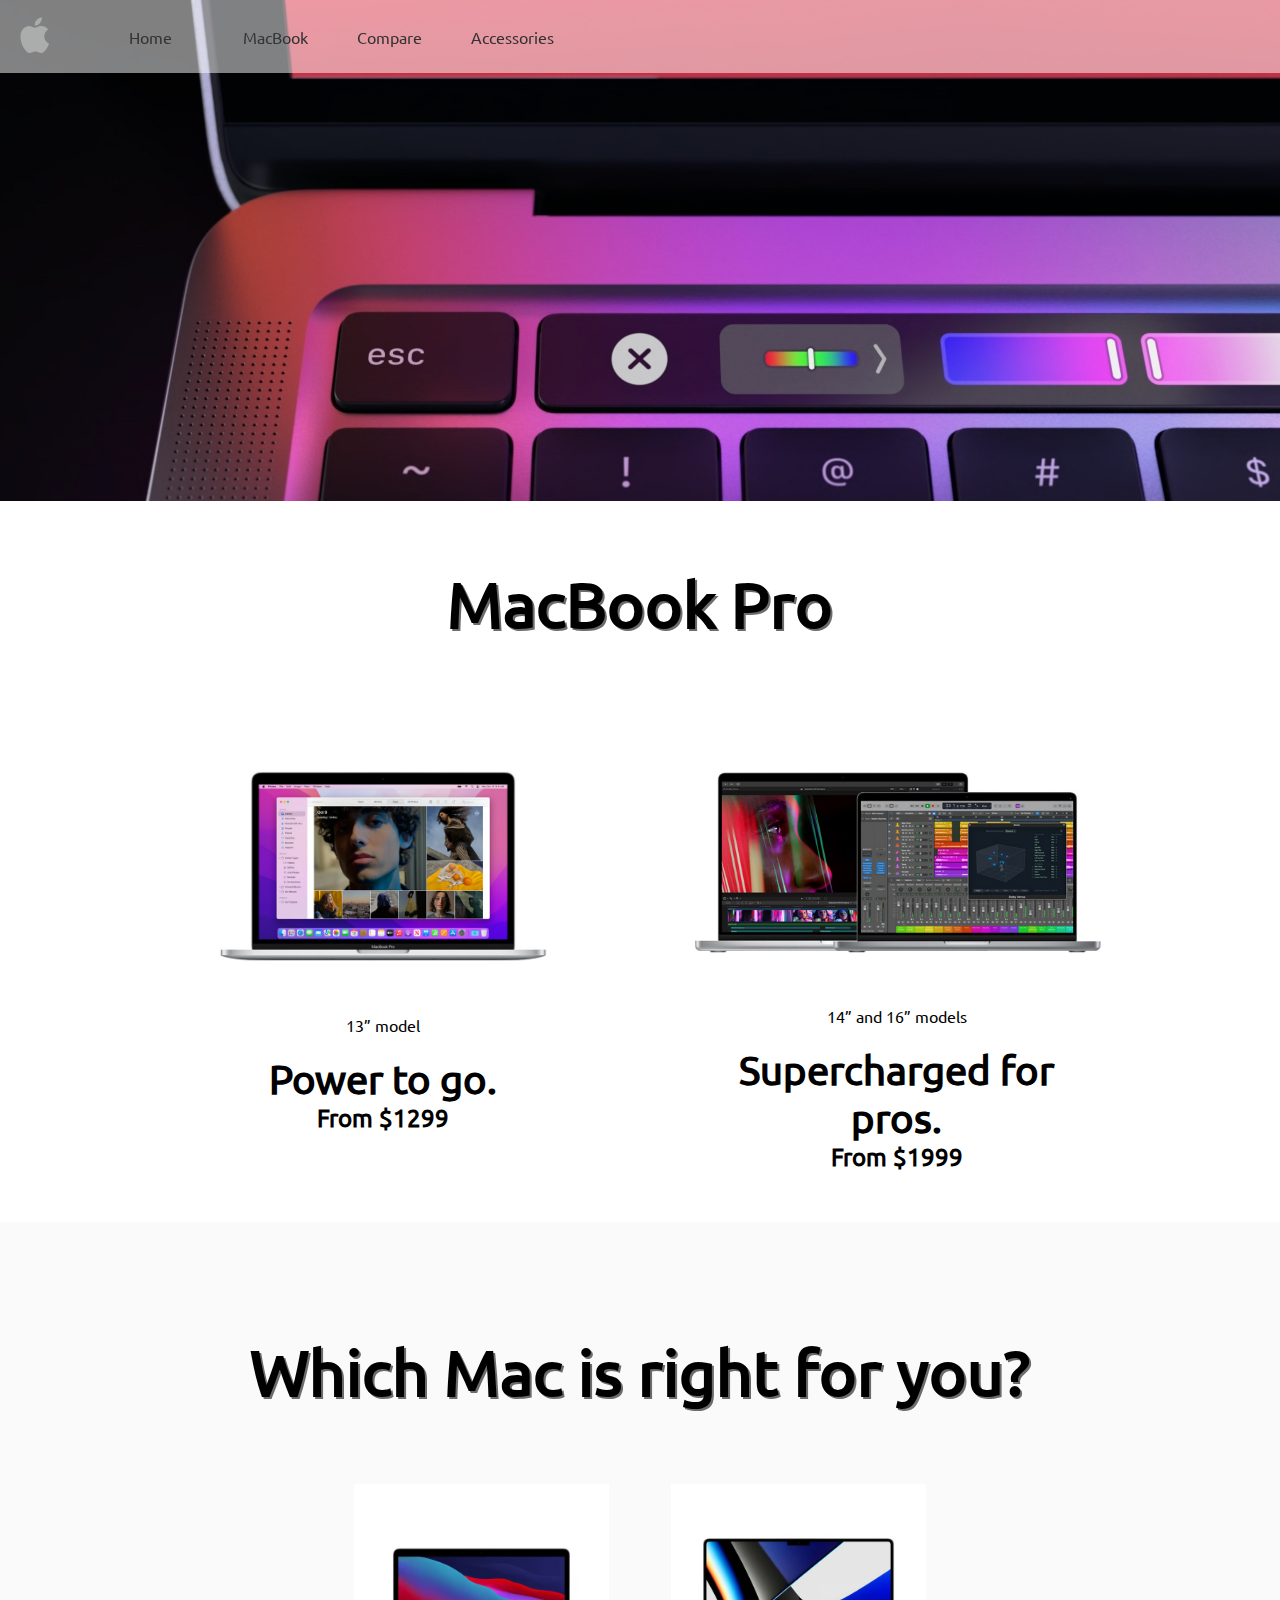
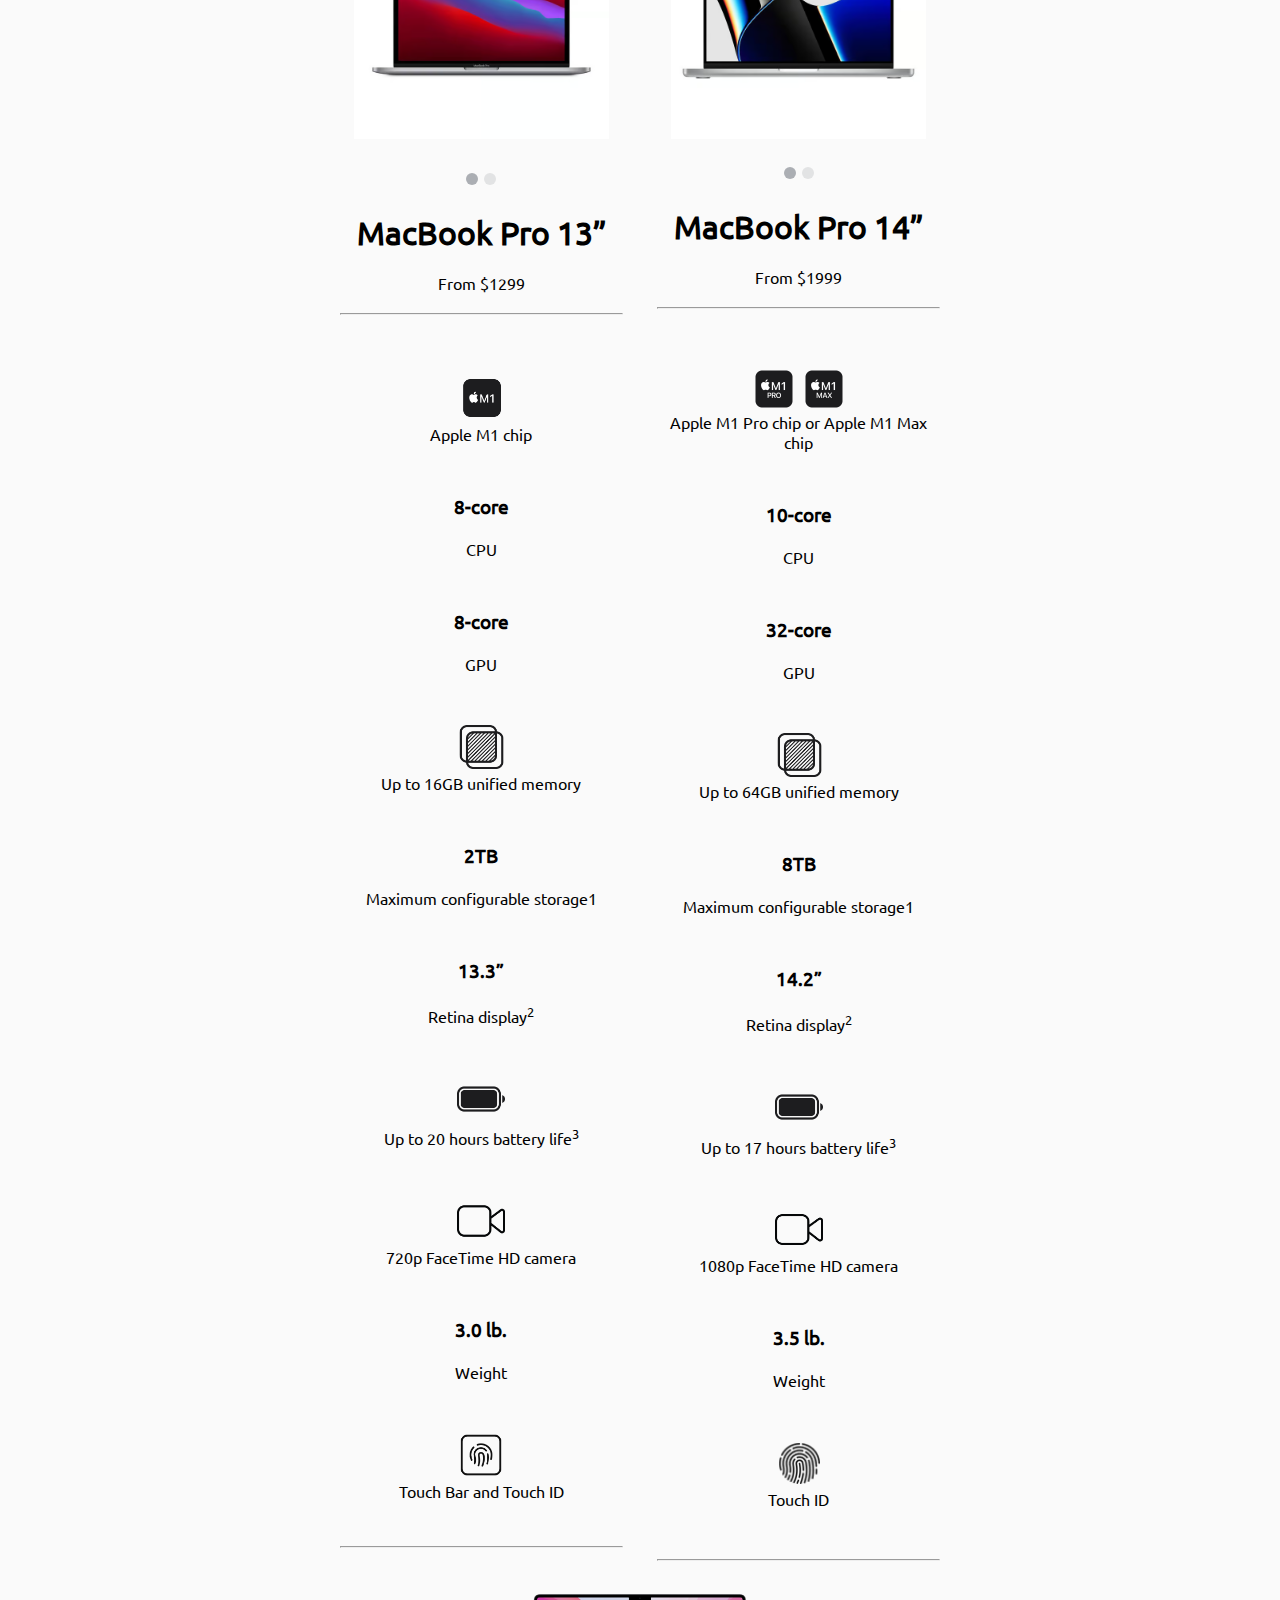
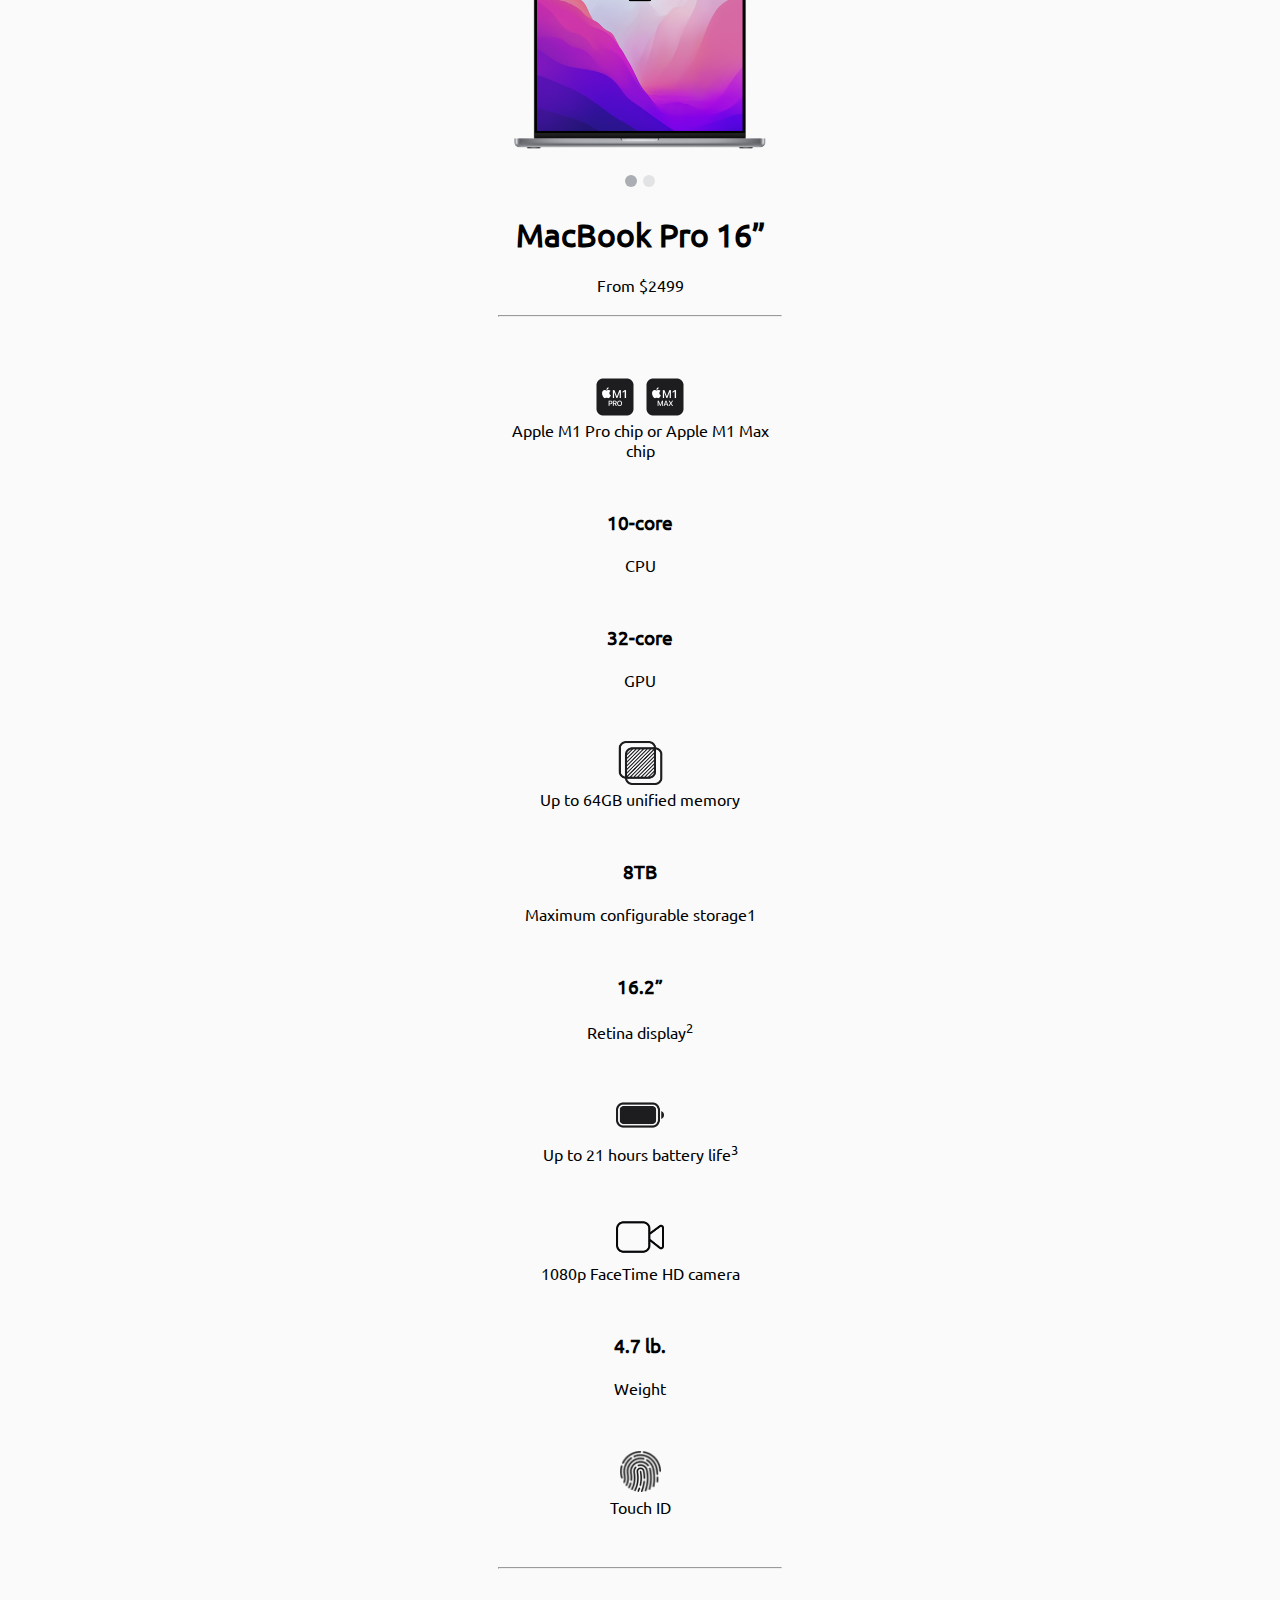
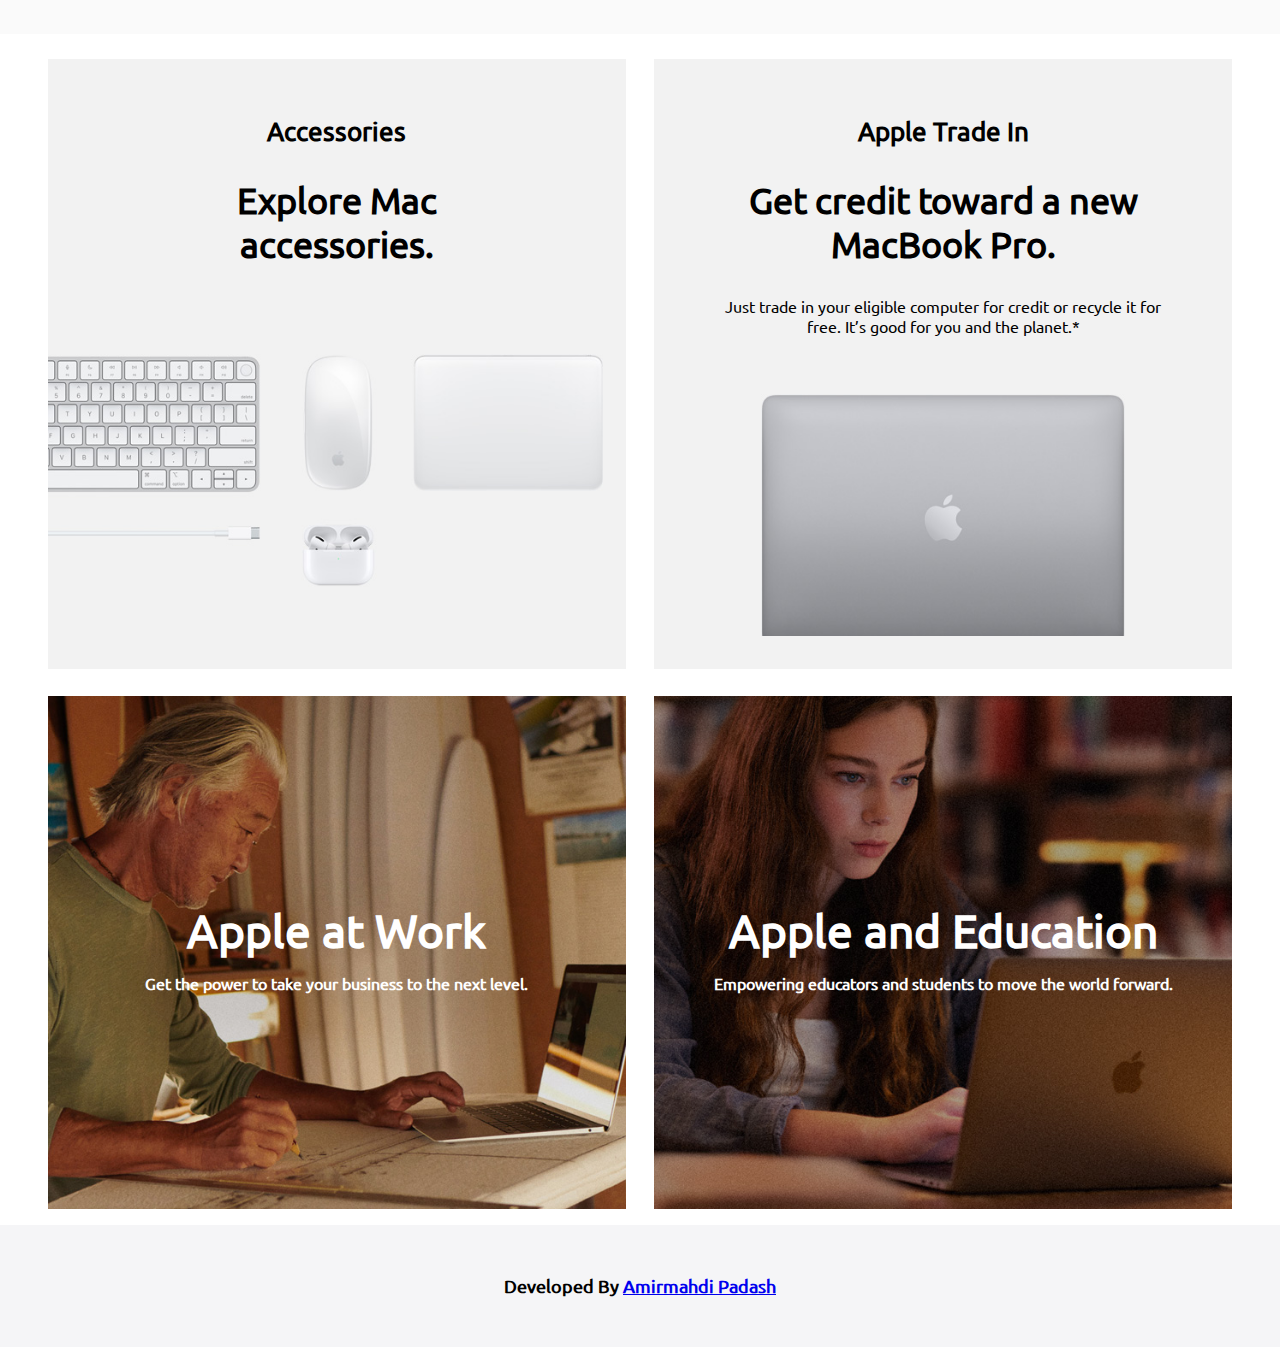
<file: macShop/index.html>
<!DOCTYPE html>
<html>

<head>
    <title>MacBook</title>
    <meta name="viewport" content="width=device-width, initial-scale=1.0">
    <link rel="stylesheet" href="main.css" />
</head>

<body>

    <!-- Top Navigation -->
    <nav>
        <ul>
            <li>
                <a href="#home"><img src="src/logo.png" width="40px" /></a>
            </li>
            <li>
                <a href="#home">Home</a>
            </li>
            <li>
                <a href="#mackbook">MacBook</a>
            </li>
            <li>
                <a href="#compare">Compare</a>
            </li>
            <li>
                <a href="#accessories">Accessories</a>
            </li>
        </ul>
    </nav>

    <!-- Home Slider -->
    <section id="home">
        <img src="src/slider.jpg" width="100%" />
    </section>

    <!-- MacBook -->
    <section>
        <h1 id="mackbook" class="main-title">MacBook Pro</h1>
        <br />
        <div class="top-container">
            <div class="top-left">
                <img src="src/image1.jpg" width="80%" />
                <br />
                <span>13” model</span>
                <h1 class="slogan">Power to go. </h1>
                <h2>From $1299 </h2>
            </div>
            <div class="top-right">
                <img src="src/image2.jpg" width="100%" />
                <br />
                <span>14” and 16” models</span>
                <h1 class="slogan">Supercharged for pros.</h1>
                <h2>From $1999 </h2>
            </div>
        </div>
    </section>

    <!-- Compare -->
    <section id="compare">
        <h1 class="main-title">Which Mac is right for you?</h1>
        <div class="middle-container">
            <div class="middle-left">
                <img id="mac1" src="src/mac1.png" width="90%" />
                <br />
                <div class="color-circle color-circle-1"></div>
                <div class="color-circle color-circle-2"></div>
                <br />
                <h1>MacBook Pro 13” </h1>
                <br />
                <span>From $1299 </span>
                <br />
                <br />
                <hr />
                <br />
                <div class="compare-items">
                    <div class="compare-item">
                        <img src="src/m1.png" width="50px" />
                        <br />
                        <span>Apple M1 chip </span>
                    </div>
                    <div class="compare-item">
                        <h3>8-core </h3>
                        <br />
                        <span>CPU</span>
                    </div>
                    <div class="compare-item">
                        <h3>8-core </h3>
                        <br />
                        <span>GPU</span>
                    </div>
                    <div class="compare-item">
                        <img src="src/compare.png" width="50px" />
                        <br />
                        <span>Up to 16GB unified memory
                        </span>
                    </div>
                    <div class="compare-item">
                        <h3>2TB</h3>
                        <br />
                        <span>Maximum configurable storage1
                        </span>
                    </div>
                    <div class="compare-item">
                        <h3>13.3”
                        </h3>
                        <br />
                        <span>Retina display<sup>2</sup>
                        </span>
                    </div>
                    <div class="compare-item">
                        <img src="src/battery.png" width="50px" />
                        <br />
                        <span>Up to 20 hours battery life<sup>3</sup>
                        </span>
                    </div>
                    <div class="compare-item">
                        <img src="src/facetime.png" width="50px" />
                        <br />
                        <span>720p FaceTime HD camera
                        </span>
                    </div>
                    <div class="compare-item">
                        <h3>3.0 lb.
                        </h3>
                        <br />
                        <span>Weight
                        </span>
                    </div>
                    <div class="compare-item" id="last-item">
                        <img src="src/touchbar.png" width="50px" />
                        <br />
                        <span>Touch Bar and Touch ID
                        </span>
                    </div>
                    <hr />
                </div>
            </div>
            <div class="middle-center">
                <img src="src/mac2.png" width="90%" />
                <br />
                <div class="color-circle color-circle-1"></div>
                <div class="color-circle color-circle-2"></div>
                <br />
                <h1>MacBook Pro 14” </h1>
                <br />
                <span>From $1999 </span>
                <br />
                <br />
                <hr />
                <br />
                <div class="compare-items">
                    <div class="compare-item">
                        <img src="src/m1_2x.png" width="90px" />
                        <br />
                        <span>Apple M1 Pro chip or Apple M1 Max chip </span>
                    </div>
                    <div class="compare-item">
                        <h3>10-core </h3>
                        <br />
                        <span>CPU</span>
                    </div>
                    <div class="compare-item">
                        <h3>32-core </h3>
                        <br />
                        <span>GPU</span>
                    </div>
                    <div class="compare-item">
                        <img src="src/compare.png" width="50px" />
                        <br />
                        <span>Up to 64GB unified memory
                        </span>
                    </div>
                    <div class="compare-item">
                        <h3>8TB</h3>
                        <br />
                        <span>Maximum configurable storage1
                        </span>
                    </div>
                    <div class="compare-item">
                        <h3>14.2”
                        </h3>
                        <br />
                        <span>Retina display<sup>2</sup>
                        </span>
                    </div>
                    <div class="compare-item">
                        <img src="src/battery.png" width="50px" />
                        <br />
                        <span>Up to 17 hours battery life<sup>3</sup>
                        </span>
                    </div>
                    <div class="compare-item">
                        <img src="src/facetime.png" width="50px" />
                        <br />
                        <span>1080p FaceTime HD camera
                        </span>
                    </div>
                    <div class="compare-item">
                        <h3>3.5 lb.
                        </h3>
                        <br />
                        <span>Weight
                        </span>
                    </div>
                    <div class="compare-item">
                        <img src="src/touchid.png" width="50px" />
                        <br />
                        <span>Touch ID
                        </span>
                    </div>
                    <hr />
                </div>
            </div>
            <div class="middle-right">
                <img id="mac3" src="src/mac3.png" width="90%" />
                <br />
                <div class="color-circle color-circle-1"></div>
                <div class="color-circle color-circle-2"></div>
                <br />
                <h1>MacBook Pro 16” </h1>
                <br />
                <span>From $2499 </span>
                <br />
                <br />
                <hr />
                <br />
                <div class="compare-items">
                    <div class="compare-item">
                        <img src="src/m1_2x.png" width="90px" />
                        <br />
                        <span>Apple M1 Pro chip or Apple M1 Max chip </span>
                    </div>
                    <div class="compare-item">
                        <h3>10-core </h3>
                        <br />
                        <span>CPU</span>
                    </div>
                    <div class="compare-item">
                        <h3>32-core </h3>
                        <br />
                        <span>GPU</span>
                    </div>
                    <div class="compare-item">
                        <img src="src/compare.png" width="50px" />
                        <br />
                        <span>Up to 64GB unified memory
                        </span>
                    </div>
                    <div class="compare-item">
                        <h3>8TB</h3>
                        <br />
                        <span>Maximum configurable storage1
                        </span>
                    </div>
                    <div class="compare-item">
                        <h3>16.2”
                        </h3>
                        <br />
                        <span>Retina display<sup>2</sup>
                        </span>
                    </div>
                    <div class="compare-item">
                        <img src="src/battery.png" width="50px" />
                        <br />
                        <span>Up to 21 hours battery life<sup>3</sup>
                        </span>
                    </div>
                    <div class="compare-item">
                        <img src="src/facetime.png" width="50px" />
                        <br />
                        <span>1080p FaceTime HD camera
                        </span>
                    </div>
                    <div class="compare-item">
                        <h3>4.7 lb.
                        </h3>
                        <br />
                        <span>Weight
                        </span>
                    </div>
                    <div class="compare-item">
                        <img src="src/touchid.png" width="50px" />
                        <br />
                        <span>Touch ID
                        </span>
                    </div>
                    <hr />
                </div>
            </div>
        </div>
    </section>

    <!-- Accessories -->
    <section id="accessories" class="bottom-container">
        <div class="bottom-left">
            <div class="bottom-item-box">
                <div class="bottom-item-text">
                    <h2>Accessories</h2>
                    <h3>Explore Mac
                        <br />
                        accessories.</h3>
                </div>
                <img src="src/accessories.jpg" width="100%" />
            </div>
        </div>
        <div class="bottom-right">
            <div class="bottom-item-box">
                <div class="bottom-item-text">
                    <h2>Apple Trade In </h2>
                    <h3>Get credit toward a new<br />
                        MacBook Pro.
                    </h3>
                    <p>
                        Just trade in your eligible computer for credit or recycle it for free. It’s good for you and
                        the planet.*
                    </p>
                </div>
                <img src="src/MAC.jpg" width="63%" />
            </div>
        </div>
    </section>

    <!-- Bottom Items -->
    <section class="bottom-container">
        <div class="bottom-left">
            <div class="bottom-item-box-image">
                <div class="bottom-item-text-absolute">
                    <h2>Apple at Work </h2>
                    <p>Get the power to take your business to the next level. </p>
                </div>
                <img src="src/man1.jpg" width="100%" />
            </div>
        </div>
        <div class="bottom-right">
            <div class="bottom-item-box-image">
                <div class="bottom-item-text-absolute">
                    <h2>Apple and Education </h2>
                    <p>
                        Empowering educators and students to move the world forward.
                    </p>
                </div>
                <img src="src/girl1.jpg" width="100%" />
            </div>
        </div>
    </section>


    <!-- Footer -->
    <footer>
        <b>Developed By <a href="https://github.com/Amirmahdi-apk">Amirmahdi Padash</a></b>
    </footer>
</body>

</html>
</file>
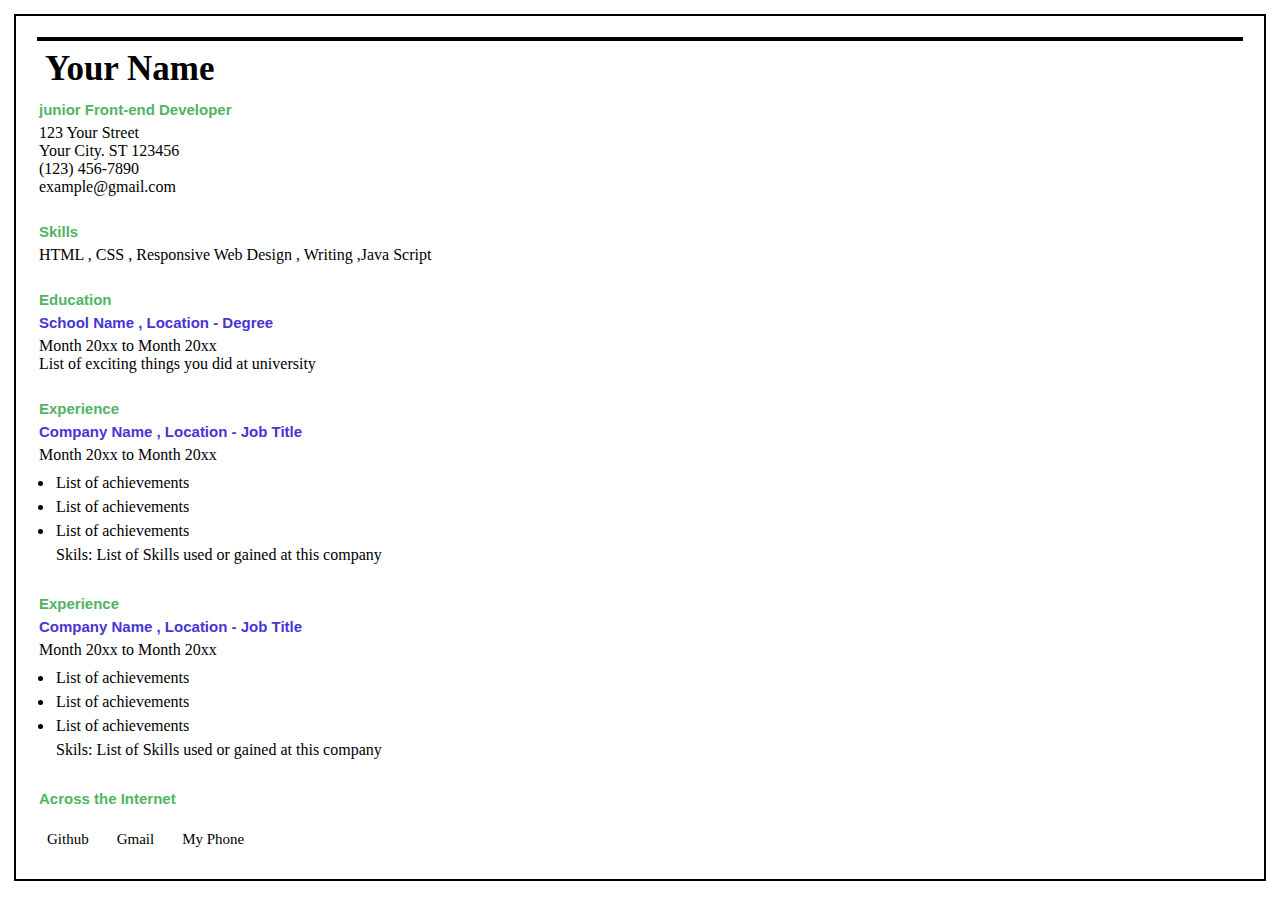
<file: resume template/index.html>
<!DOCTYPE html>
<html>

<head>
    <title>resume template</title>
    <meta charset="UTF-8" />
    <meta name="viewport" content="width=device-width , initial-scale=1.0" />
    <link href="main.css" rel="stylesheet">
</head>

<body>
    <div class="div">
        <h1>Your Name</h1>
        <h4 class="green-header">junior Front-end Developer</h4>
        <p>123 Your Street <br />Your City. ST 123456 <br /> (123) 456-7890 <br /> example@gmail.com</p>
    </div>
    <div class="div">
        <h4 class="green-header">Skills</h4>
        <p>HTML , CSS , Responsive Web Design , Writing ,Java Script</p>
    </div>
    <div class="div">
        <h4 class="green-header">Education</h4>
        <h4 class="blue-header">School Name , Location - Degree</h4>
        <p>Month 20xx to Month 20xx <br /> List of exciting things you did at university</p>
    </div>
    <div class="div">
        <h4 class="green-header">Experience</h4>
        <h4 class="blue-header">Company Name , Location - Job Title</h4>
        <p>Month 20xx to Month 20xx</p>
        <ul class="list">
            <li>List of achievements</li>
            <li>List of achievements</li>
            <li>List of achievements</li>
            <p>Skils: List of Skills used or gained at this company</p>
        </ul>
    </div>
    <div class="div">
        <h4 class="green-header">Experience</h4>
        <h4 class="blue-header">Company Name , Location - Job Title</h4>
        <p>Month 20xx to Month 20xx</p>
        <ul class="list">
            <li>List of achievements</li>
            <li>List of achievements</li>
            <li>List of achievements</li>
            <p>Skils: List of Skills used or gained at this company</p>
        </ul>
    </div>

</body>
<footer class="div">
<h4 class="green-header">Across the Internet</h4>
<a href="https://github.com/Amirmahdi-apk">Github</a>
<a href="mailto:/amirmahdi@gmail.com">Gmail</a>
<a href="tel:0123456789">My Phone</a>
</footer>

</html>
</file>
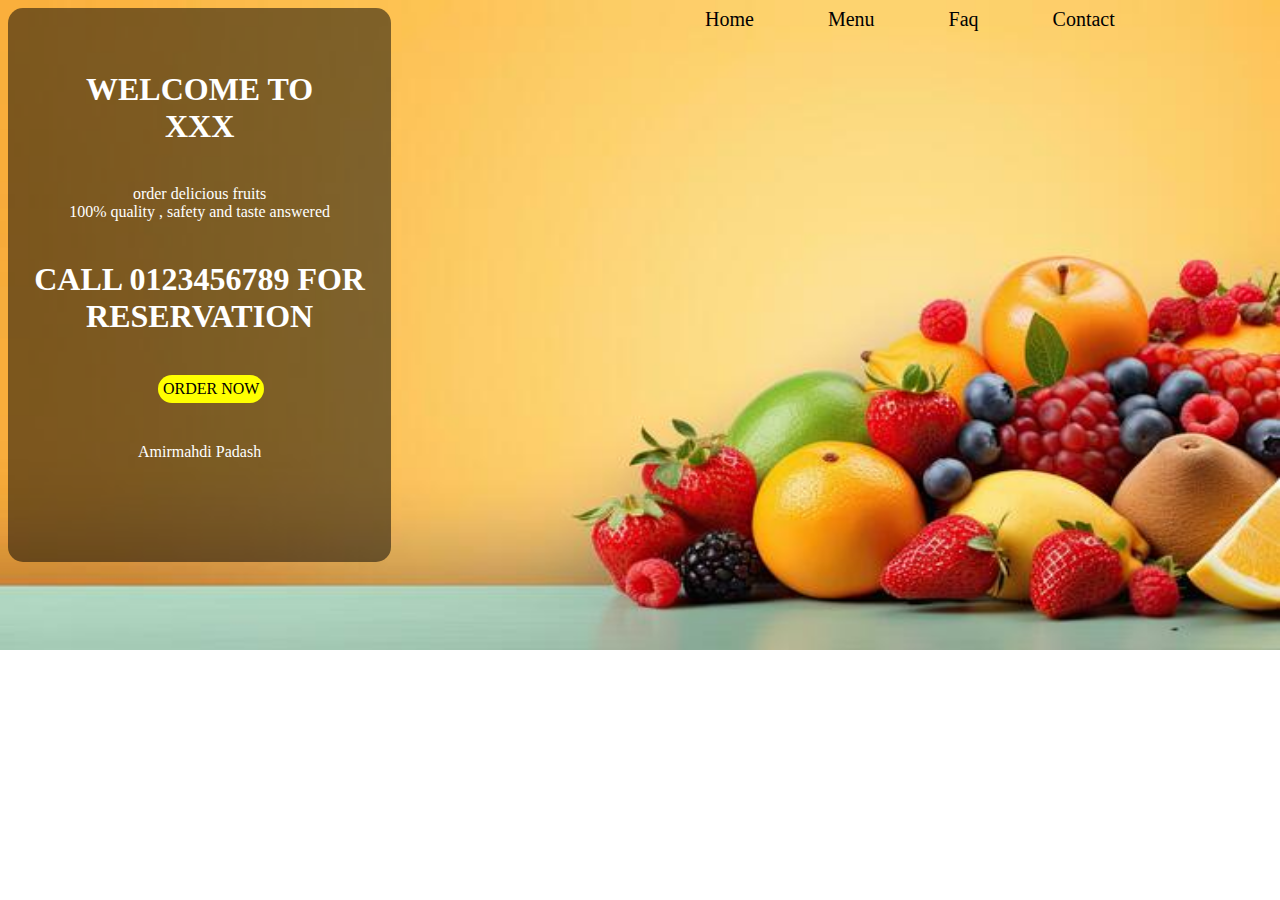
<file: simple-fruitStore-webSite/index.html>
<!DOCTYPE html>
<html lang="en">

<head >
    <meta charset="UTF-8">
    <meta name="viewport" content="width=device-width, initial-scale=1.0">
    <link href="styles.css" rel="stylesheet" />
    <title>Fruit Shop Online</title>
    
</head>

<body>
    <nav id="right-nav">
        <a href="index.html">Home</a>
        <a href="menu.html">Menu</a>
        <a href="#">Faq</a>
        <a href="#">Contact</a>
    </nav>
    <main>
        <aside id="left-side">
            <h1>
                WELCOME TO <br />XXX
            </h1>
            <span>order delicious fruits <br /> 100% quality , safety and taste answered</span>
            <h1>
                CALL 0123456789 FOR RESERVATION
            </h1>
            <a href="signup.html">
                ORDER NOW
            </a>
            <span>Amirmahdi Padash</span>
        </aside>
    </main>
</body>

</html>
</file>
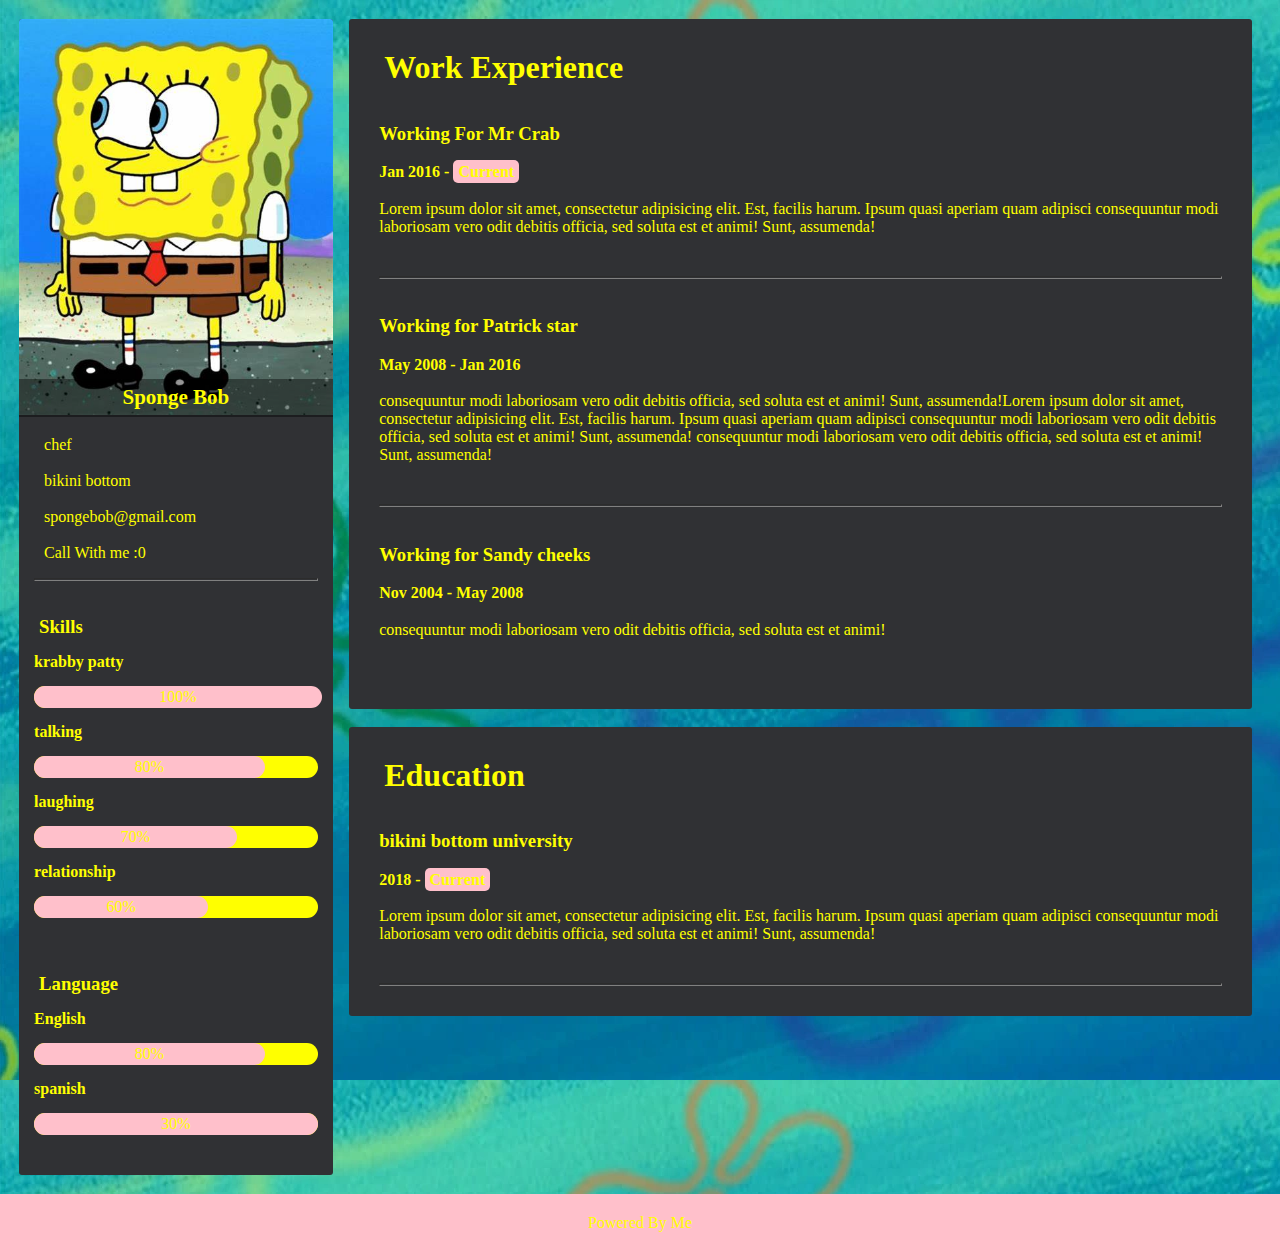
<file: SpongeBob Resume/index.html>
<!DOCTYPE html>
<html>

<head>
    <title>SpongeBob Resume</title>
    <meta charset="UTF-8" />
    <meta name="viewport" content="width=device-width, initial-scale=1.0" />
    <link rel="stylesheet" href="main.css" />
    <link rel="stylesheet" href="https://cdnjs.cloudflare.com/ajax/libs/font-awesome/6.0.0-beta3/css/all.min.css"
        integrity="sha512-Fo3rlrZj/k7ujTnHg4CGR2D7kSs0v4LLanw2qksYuRlEzO+tcaEPQogQ0KaoGN26/zrn20ImR1DfuLWnOo7aBA=="
        crossorigin="anonymous" referrerpolicy="no-referrer" />
</head>

<body>

    <!-- Container -->
    <main class="container">

        <!-- Left Side -->
        <aside class="left-side">
            <!-- Profile -->
            <section id="profile-box">
                <img id="profile-image" src="src/spongebob.jpeg" />
                <div id="profile-name">
                    <b>Sponge Bob</b>
                </div>
            </section>
            <!-- Description -->
            <section id="description-box">
                <ul>
                    <li>
                        <i class="fa fa-briefcase"></i>
                        <span>chef</span>
                    </li>
                    <li>
                        <i class="fa fa-home"></i>
                        <span>bikini bottom</span>
                    </li>
                    <li>
                        <i class="fa fa-envelope"></i>
                        <span><a href="mailto:/spongebob@gmail.com">spongebob@gmail.com</a></span>
                    </li>
                    <li>
                        <i class="fa fa-phone"></i>
                        <span><a href="tel:012345678">Call With me :0</a></span>
                    </li>
                </ul>
                <hr />
            </section>
            <!-- Skills -->
            <section class="aside-items">
                <h3>
                    <i class="fa fa-asterisk"></i>
                    <b class="item-title">Skills</b>
                </h3>
                <div class="skill-item">
                    <b>krabby patty</b>
                    <div class="progress-box">
                        <div class="progress-bar pb100">100%</div>
                    </div>
                </div>
                <div class="skill-item">
                    <b>talking</b>
                    <div class="progress-box">
                        <div class="progress-bar pb80">80%</div>
                    </div>
                </div>
                <div class="skill-item">
                    <b>laughing</b>
                    <div class="progress-box">
                        <div class="progress-bar pb70">70%</div>
                    </div>
                </div>
                <div class="skill-item">
                    <b>relationship</b>
                    <div class="progress-box">
                        <div class="progress-bar pb60">60%</div>
                    </div>
                </div>
            </section>
            <!-- Language -->
            <section class="aside-items">
                <h3>
                    <i class="fa fa-globe"></i>
                    <b class="item-title">Language</b>
                </h3>

                </div>
                <div class="skill-item">
                    <b>English</b>
                    <div class="progress-box">
                        <div class="progress-bar pb80">80%</div>
                    </div>
                </div>
                <div class="skill-item">
                    <b>spanish</b>
                    <div class="progress-box">
                        <div class="progress-bar pb30">30%</div>
                    </div>
                </div>
            </section>
        </aside>

        <!-- Right Side -->
        <section class="right-side">
            <!-- Top Right Side -->
            <section>
                <h1 class="head-title">
                    <i class="fa fa-suitcase"></i>
                    <b class="item-title">Work Experience</b>
                </h1>
                <br />
                <article class="right-side-item">
                    <h3>Working For Mr Crab</h3>
                    <h4><i class="fa fa-calendar"></i> Jan 2016 - <span class="label">Current</span></h4>
                    <p>
                        Lorem ipsum dolor sit amet, consectetur adipisicing elit. Est, facilis harum. Ipsum quasi
                        aperiam quam adipisci consequuntur modi laboriosam vero odit debitis officia, sed soluta est et
                        animi! Sunt, assumenda!
                    </p>
                </article>
                <hr />
                <br />
                <article class="right-side-item">
                    <h3>Working for Patrick star</h3>
                    <h4><i class="fa fa-calendar"></i> May 2008 - Jan 2016</h4>
                    <p>
                        consequuntur modi laboriosam vero odit debitis officia, sed soluta est et
                        animi! Sunt, assumenda!Lorem ipsum dolor sit amet, consectetur adipisicing elit. Est, facilis
                        harum. Ipsum quasi aperiam quam adipisci consequuntur modi laboriosam vero odit debitis officia,
                        sed soluta est et
                        animi! Sunt, assumenda! consequuntur modi laboriosam vero odit debitis officia, sed soluta est
                        et
                        animi! Sunt, assumenda!
                    </p>
                </article>
                <hr />
                <br />
                <article class="right-side-item">
                    <h3>Working for Sandy cheeks</h3>
                    <h4><i class="fa fa-calendar"></i> Nov 2004 - May 2008 </h4>
                    <p>
                        consequuntur modi laboriosam vero odit debitis officia, sed soluta est et
                        animi!
                    </p>
                </article>
            </section>
            <!-- Bottom Right Side -->
            <section>
                <h1 class="head-title">
                    <i class="fa fa-certificate"></i>
                    <b class="item-title">Education</b>
                </h1>
                <br />
                <article class="right-side-item">
                    <h3>bikini bottom university</h3>
                    <h4><i class="fa fa-calendar"></i> 2018 - <span class="label">Current</span></h4>
                    <p>
                        Lorem ipsum dolor sit amet, consectetur adipisicing elit. Est, facilis harum. Ipsum quasi
                        aperiam quam adipisci consequuntur modi laboriosam vero odit debitis officia, sed soluta est et
                        animi! Sunt, assumenda!
                    </p>
                </article>
                <hr />
            </section>
        </section>

    </main>

    <footer>
        <div><span>Powered By <a href="https://github.com/Amirmahdi-apk">Me</a></span></div>
    </footer>

</body>

</html>
</file>
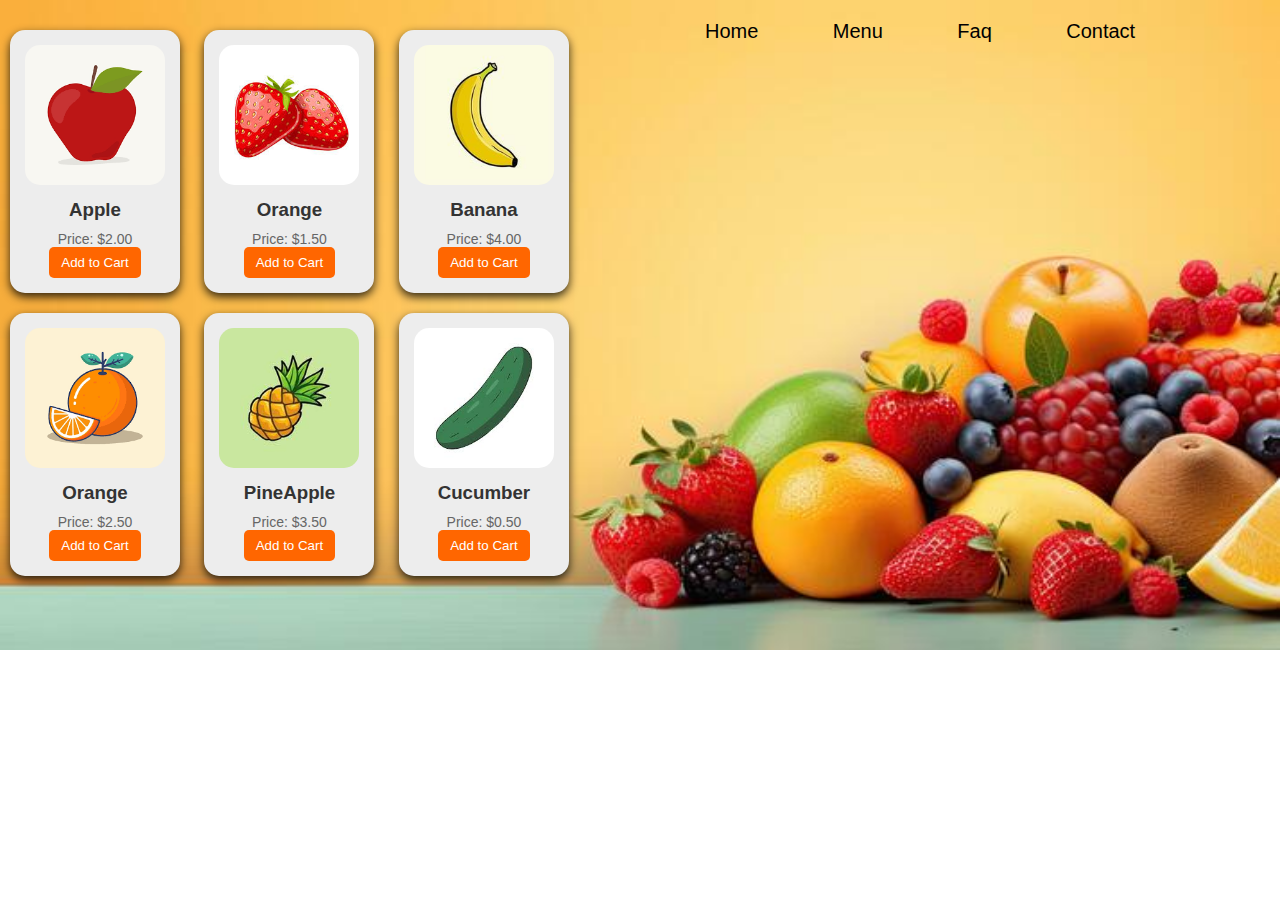
<file: simple-fruitStore-webSite/menu.html>
<!DOCTYPE html>
<html lang="en">

<head>
    <meta charset="UTF-8">
    <meta name="viewport" content="width=device-width, initial-scale=1.0">
    <title>Fruit Menu</title>
    <link rel="stylesheet" href="menu.css">
</head>

<body>
    <nav id="right-nav">
        <a href="index.html">Home</a>
        <a href="menu.html">Menu</a>
        <a href="#">Faq</a>
        <a href="#">Contact</a>
    </nav>


    <div class="menu">
        <div class="fruit-card">
            <img src="src/apple.jpeg" alt="Apple">
            <h3>Apple</h3>
            <p>Price: $2.00</p>
            <button>Add to Cart</button>
        </div>
        <div class="fruit-card">
            <img src="src/strawberry.jpg" alt="Orange">
            <h3>Orange</h3>
            <p>Price: $1.50</p>
            <button>Add to Cart</button>
        </div>
        
        <div class="fruit-card">
            <img src="src/banana.jpg" alt="Banana">
            <h3>Banana</h3>
            <p>Price: $4.00</p>
            <button>Add to Cart</button>
        </div>

        <div class="fruit-card">
            <img src="src/orange.jpg" alt="Orange">
            <h3>Orange</h3>
            <p>Price: $2.50</p>
            <button>Add to Cart</button>
        </div>
        <div class="fruit-card">
            <img src="src/pineapple.jpg" alt="Orange">
            <h3>PineApple</h3>
            <p>Price: $3.50</p>
            <button>Add to Cart</button>
        </div>
        <div class="fruit-card">
            <img src="src/cucum.jpg" alt="Orange">
            <h3>Cucumber</h3>
            <p>Price: $0.50</p>
            <button>Add to Cart</button>
        </div>
    </div>
</body>

</html>
</file>
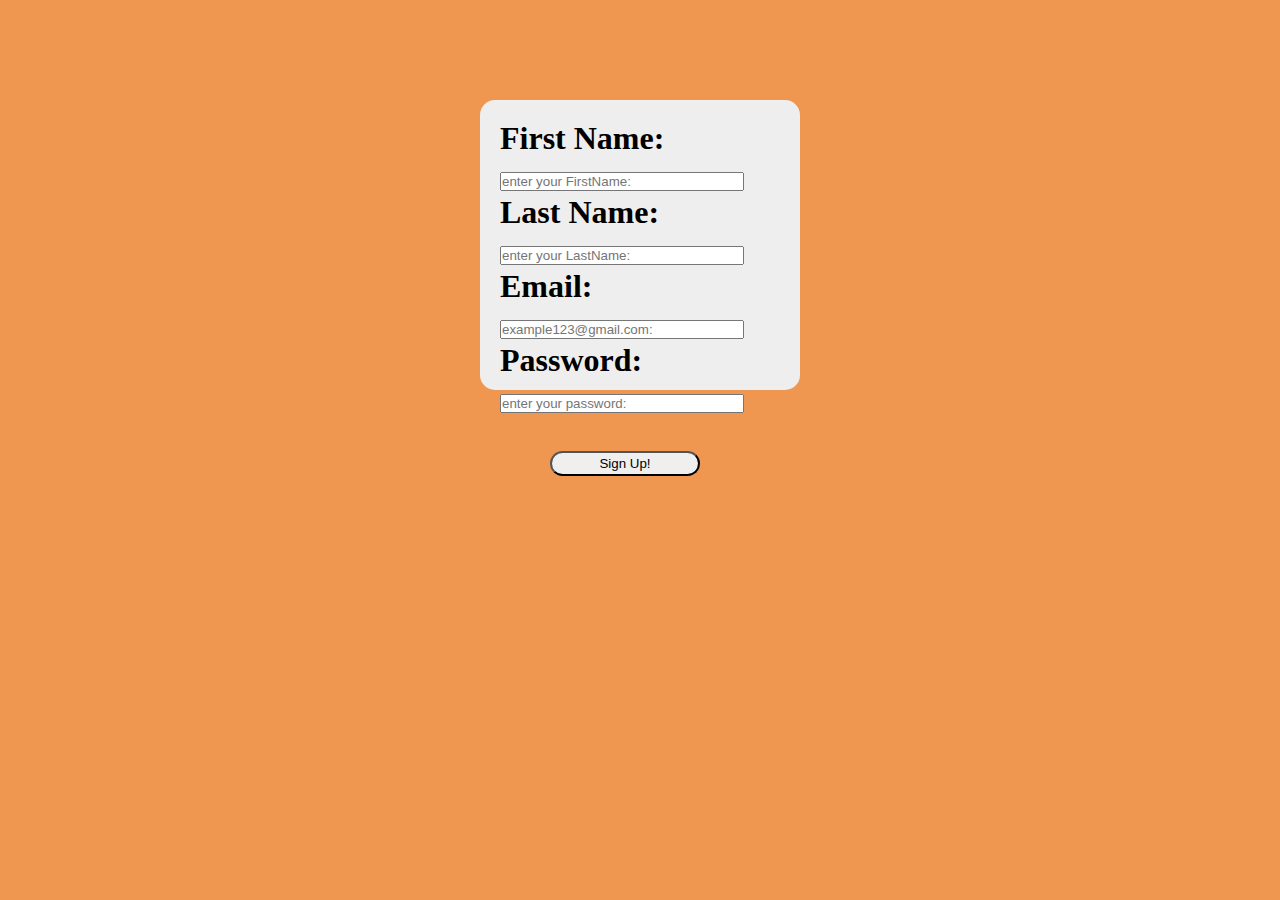
<file: simple-fruitStore-webSite/signup.html>
<!DOCTYPE html>
<html lang="en">

<head>
    <meta charset="UTF-8">
    <meta name="viewport" content="width=device-width, initial-scale=1.0">
    <title>Sign Up Form</title>
    <link rel="stylesheet" href="signup.css">
</head>

<body>
    <main>
        <section id="SignUp-Section">
            <article>
                <form id="signForm">
                    <h1 class="signup">
                        First Name: <br />
                        <input type="text" placeholder="enter your FirstName:" required />
                    </h1>
                    <h1 class="signup">
                        Last Name: <br />
                        <input type="text" placeholder="enter your LastName:" />
                    </h1>
                    <h1 class="signup">
                        Email: <br />
                        <input type="text" placeholder="example123@gmail.com:" required />

                    </h1>
                    <h1 class="signup">
                        Password: <br />
                        <input type="password" placeholder="enter your password:" required />

                    </h1>
                    <div>
                        <!-- <input type="submit" value="Sign Up" required/> -->
                        <input type="button" value="Sign Up!" id="button" />
                    </div>
                </form>
            </article>
        </section>
    </main>

</body>

</html>
</file>
<file: macShop/main.css>
/* Global Styles */
@font-face {
  font-family: ubuntu;
  src: url("src/fonts/Ubuntu-Regular.ttf");
}

* {
  margin: 0;
  padding: 0;
}

body {
  background: #fff;
  font-family: ubuntu;
  vertical-align: top;
}

nav {
  position: fixed;
  width: 100%;
  background-color: rgba(255, 255, 255, 0.5);
  z-index: 9;
  padding: 15px;
  left: 0;
  top: 0;
  display: block;
}

nav ul {
  list-style: none;
}

nav ul li {
  display: inline-block;
  vertical-align: middle;
  width: 110px;
}

nav a {
  text-decoration: none;
  color: #333;
}

.main-title {
    text-shadow: 2px 2px  rgb(108, 108, 108);
  font-size: 4em;
  text-align: center;
  margin: 60px 0;
}

.top-container,
.middle-container {
  width: 80%;
  margin: 0 auto;
  text-align: center;
}

.top-left {
  display: inline-block;
  width: 40%;
  margin: 50px;
  text-align: center;
  vertical-align: top;
}

.top-right {
  display: inline-block;
  width: 40%;
  margin: 50px;
  text-align: center;
  vertical-align: top;
}

.top-left img,
.top-right img {
  margin-bottom: 50px;
}

.top-left .slogan,
.top-right .slogan {
  margin: 20px 0 0;
  font-size: 40px;
}

#compare {
  background-color: #fafafa;
  padding: 50px;
}

.middle-left,
.middle-center,
.middle-right {
  width: 30%;
  display: inline-block;
  padding: 15px;
  text-align: center;
  vertical-align: top;
}

.middle-left img#mac1 {
  margin-bottom: 6px;
}

.middle-right img#mac3 {
  margin-bottom: -2.2px;
}

.color-circle {
  border-radius: 50%;
  width: 12px;
  height: 12px;
  margin: 25px 1px;
  display: inline-block;
}

.color-circle-1 {
  background-color: #abaeb3;
}

.color-circle-2 {
  background-color: #e2e3e4;
}

.compare-item:first-child {
  margin-top: 40px;
}

.compare-item {
  margin-bottom: 50px;
  
}

.middle-left #last-item {
  margin-bottom: 45px !important;
}

.bottom-container {
  width: 96%;
  margin: 1% auto 0;
  text-align: center;
}

.bottom-left,
.bottom-right {
  width: 47%;
  margin: 1%;
  display: inline-block;
  vertical-align: top;
}

.bottom-item-box {
  background-color: #F2F2F2;
  height: 610px;
}

.bottom-item-box .bottom-item-text {
  padding: 10%;
}

.bottom-item-box .bottom-item-text h2 {
  font-size: 26px;
  margin-bottom: 30px;
}

.bottom-item-box .bottom-item-text h3 {
  font-size: 36px;
  margin-bottom: 30px;
}

.bottom-item-box-image {
  position: relative;
  margin-top: -10px;
  border-radius: 20px;
}

.bottom-item-text-absolute {
  position: absolute;
  top: 40%;
  width: 100%;
  border-radius: 20px;
}

.bottom-item-text-absolute h2 {
  color: #fff;
  font-size: 46px;
  margin-bottom: 15px;
}

.bottom-item-text-absolute p {
  color: #fff;
  font-weight: bold;
}
nav a:hover{
    color: black;
}

footer {
  background-color: #f5f5f7;
  text-align: center;
  padding: 50px;
  font-size: 18px;
}

@media (max-width: 768px) {
  .top-left,
  .top-right,
  .middle-left,
  .middle-center,
  .middle-right,
  .bottom-left,
  .bottom-right {
    display: block;
    width: 90%;
    margin: 20px auto;
  }

  .main-title {
    font-size: 2em;
  }

  .top-left .slogan,
  .top-right .slogan {
    font-size: 28px;
  }
}
</file>
<file: resume template/main.css>
* {
    padding: 2px;
    margin: 2px;
}

body {
    margin: 10px;
    border: 2px solid black;
}

.green-header {
    font-size: 15px;
    text-align: left;
    color: rgb(81,180,99);
    font-family: 'Gill Sans MT', 'Trebuchet MS', sans-serif;
}

.blue-header {
    font-size: 15px;
    text-align: left;
    color: #4834d4;
    font-family: 'Gill Sans MT', 'Trebuchet MS', sans-serif;
}

.div {
    margin: 15px;
}


h1 {
    text-align: left;
    font-size: 35px;
    padding: 8px;
    border-top: 4px solid black;
}

p {
    text-align: left;
}

a:link {
    display: inline-block;
    margin-top: 10px;
    padding: 10px;
    color: black;
    text-decoration: none;
    font-size: 15px;

}

.list {
    margin-left: 15px;
}
</file>
<file: simple-fruitStore-webSite/styles.css>
/* برای تگ بادی و که پس زمینه رو مشخص میکنه */
body {
    background-image: url(src/freshFruit.jpeg);
    background-repeat: no-repeat;
    background-size: 100% 650px;
}
/* استایل دهی برای left-side */
#left-side {
    color: #fff;
    border-radius: 15px;
    display: inline-block;
    background-color: rgba(0, 0, 0, 0.5);
    width: 30%;
    height: 550px;
    text-align: center;
    padding: 2px;

}
/* یه استایل دهی گروهی برای اجزای داخل left-side */
#left-side h1,
#left-side span,
#left-side a {
    display: block;
    position: relative;
    top: 40px;
    margin-bottom: 40px;
    animation-name: leftside;
    animation-duration: 1s;
}

/* برای aside سمت چپ هستش  */
#left-side a {
    background-color: yellow;
    color: black;
    text-decoration: none;
    padding: 5px;
    border-radius: 15px;
    width: fit-content;
    position: relative;
    left: 148px;
}
/* این برای نوبار بالاست و توی تمام صفحات هست */
#right-nav {
    display: block;
    width: 50%;
    float: right;
}
/* برای تگ های a نوبار بالاست و لازمه */
#right-nav a {
    margin-left: 60px;
    font-size: 20px;
    text-decoration: none;
    color: black;
    padding: 5px;
}
/* وقتی که روی aهای بالا hover کردیم  */
#right-nav a:hover {
    animation-name: navmation;
    animation-duration: 2s;
    animation-timing-function: ease-in-out;
    animation-iteration-count: infinite;
}
/* مکان قرارگیری انیمیشن ها و  @keyframe ها */
@keyframes navmation {
    0% {
        background-color: yellowgreen;
        border-radius: 25px;

    }

    25% {
        background-color: green;
        border-radius: 15px;
    }

    50% {
        background-color: lightblue;
        border-radius: 25px;
    }

    75% {
        background-color: yellow;
        border-radius: 15px;
    }

    100% {
        background-color: orange;
        border-radius: 25px;
    }
}

@keyframes leftside {
    0% {
        opacity: 0.2;
    }

    25% {
        opacity: 0.4;
    }

    50% {
        opacity: 0.6;
    }

    75% {
        opacity: 0.8;
    }

    100% {
        opacity: 1;
    }
}
</file>
<file: SpongeBob Resume/main.css>
@font-face {
    font-family: ubunto;
    src: url('src/Ubuntu-Regular.ttf');
}

@font-face {
    font-family: sponge;
    src: url(src/Krabby\ Patty.ttf);
}

* {
    margin: 0;
    padding: 0;
}


body {
    background-image: url(src/Pressure_006\ .jpeg);
    background-repeat: repeat;

}

hr {
    margin: 0 auto;
    border-color: #808080;
    height: 1px;

}

i.fa {
    color: yellow;
}

.pb100 {
    width: 100%;

}

.pb80 {
    width: 80%;
}

.pb70 {
    width: 70%;

}

.pb60 {
    width: 60%;
}

.pb40 {
    width: 40%;
}

.label {
    padding: 3px 5px;
    background-color: pink;
    border-radius: 5px;
}

.container {
    width: 98%;
    padding: 1%;
}

.left-side {
    background-color: #303134;
    display: inline-block;
    width: 25%;
    margin: 0.5%;
    vertical-align: top;
    border-radius: 3px;
}

.right-side {
    display: inline-block;
    width: 72%;
    margin: 0.5%;
    vertical-align: top;
}

.right-side section {
    background-color: #303134;
    margin-bottom: 2%;
    border-radius: 3px;
    padding: 30px;
}

.aside-items div :hover {
    font-family: sponge;
}


#profile-box {
    position: relative;
}

#profile-box #profile-image {
    width: 100%;
    border-radius: 3px 3px 0 0;
}

#profile-box #profile-name {
    width: 96%;
    background-color: rgba(0, 0, 0, 0.4);
    color: yellow;
    text-align: center;
    padding: 2%;
    position: absolute;
    bottom: 2px;
    left: 0;
    font-size: 21px;
}

#description-box {
    padding: 15px;
}

#description-box ul {
    list-style: none;
}

#description-box ul li {
    margin-bottom: 15px;
}

#description-box ul li i.fa {
    color: yellow;
    font-size: 18px;
}

#description-box ul li span {
    font-size: 16px;
    color: yellow;
    margin-left: 10px;
}


.aside-items {
    padding: 15px;
    color: yellow;
    margin: 5px 0 25px;
}

.item-title {
    margin-left: 5px;
}

.skill-item {
    margin-top: 15px;
}

.progress-box {
    background-color: yellow;
    border-radius: 15px;
    width: 100%;
    text-align: center;
    margin-top: 15px;
}

.progress-box .progress-bar {
    background-color: pink;
    padding: 2px;
    border-radius: 15px;
}

.head-title {
    font-size: 32px;
    color: yellow;
}

.right-side-item {
    color: yellow;
}

.right-side-item h3,
.right-side-item h4 {
    margin: 18.5px 0;
}

.right-side-item p {
    margin: 15px 0 40px;
}

footer {
    background-color: pink;
    width: 100%;
    height: 20px;
    text-align: center;
    padding: 20px 0;
    color: yellow;
}

footer a {
    color: yellow;
}

#profile-name:hover {
    font-family: sponge;
}

a {
    text-decoration: none;
    color: yellow;
}

@media only screen and (max-width:768px) {
    .left-side {
        display: block;
        width: 99%;
    }

    .right-side {
        display: block;
        width: 99%;
    }
}
</file>
<file: simple-fruitStore-webSite/menu.css>
*{
    margin: 0;
}
body {
    background-image: url(src/freshFruit.jpeg);
    background-repeat: no-repeat;
    background-size: 100% 650px;
    font-family: Arial, sans-serif;
    background-position: fixed;
    
}



.menu {
    width: 100%;
    margin: 20px auto ;
}

.fruit-card {
    text-align: center;
    display: inline-block;
    width: 140px;
    background: #ededed;
    padding: 15px;
    margin: 10px;
    border-radius: 15px;
    box-shadow: 0px 4px 10px rgba(0, 0, 0, 0.8);
    transition: transform 0.5s, box-shadow 0.4s;
}

.fruit-card img {
    width: 100%;
    border-radius: 15px;
}

.fruit-card h3 {
    margin: 10px auto;
    color: #333;
}

.fruit-card p {
    color: #666;
    font-size: 14px;
}

.fruit-card button {
    background: #ff6600;
    color: white;
    border: none;
    padding: 8px 12px;
    border-radius: 5px;
    cursor: pointer;

}

.fruit-card button:hover {
    background: #e65c00;
}

.fruit-card:hover {
    transform: scale(1.05);
    box-shadow: 0px 6px 15px rgba(0, 0, 0, 0.15);
}
#right-nav {
    display: block;
    width: 50%;
    float: right;
}
#right-nav a {
    margin-left: 60px;
    font-size: 20px;
    text-decoration: none;
    color: black;
    padding: 5px;
}
/* @keyframes h1mation {
    0%{
        color: #e65c00;
        text-shadow: 2px 3px 4px green;
    }
    25%{
        transform: scale(1.02);
        color: green;
        text-shadow: 2px 3px 4px #e65c00;
    }
    50%{
        text-shadow: 2px 3px 4px red;
        color: yellow;
    }
    75%{
        transform: scale(1.02);
        text-shadow: 2px 3px 4px yellow;
        color: red;
    }
    100%{
        text-shadow: 2px 3px 4px greenyellow;
        color: #ff6600;
    }
} */
</file>
<file: simple-fruitStore-webSite/signup.css>
* {
    padding: 0;
    margin: 0;
}

body {
    background-color:#EF9651;
}

.signup input {
    width: 80%;
    color: rgb(52, 51, 51);
}

#button {
    text-align: center;
    border-radius: 25px;
    width: 50%;
    height: 25px;
    position: relative;
    top: 35px;
    left: 50px;
}


#SignUp-Section {
    color: black;
    width: 300px;
    height: 250px;
    margin: 0 auto;
    padding: 20px 0 20px 20px;
    position: relative;
    top: 100px;
    background-color: #EEEEEE;
    border-radius: 15px;
}
</file>
